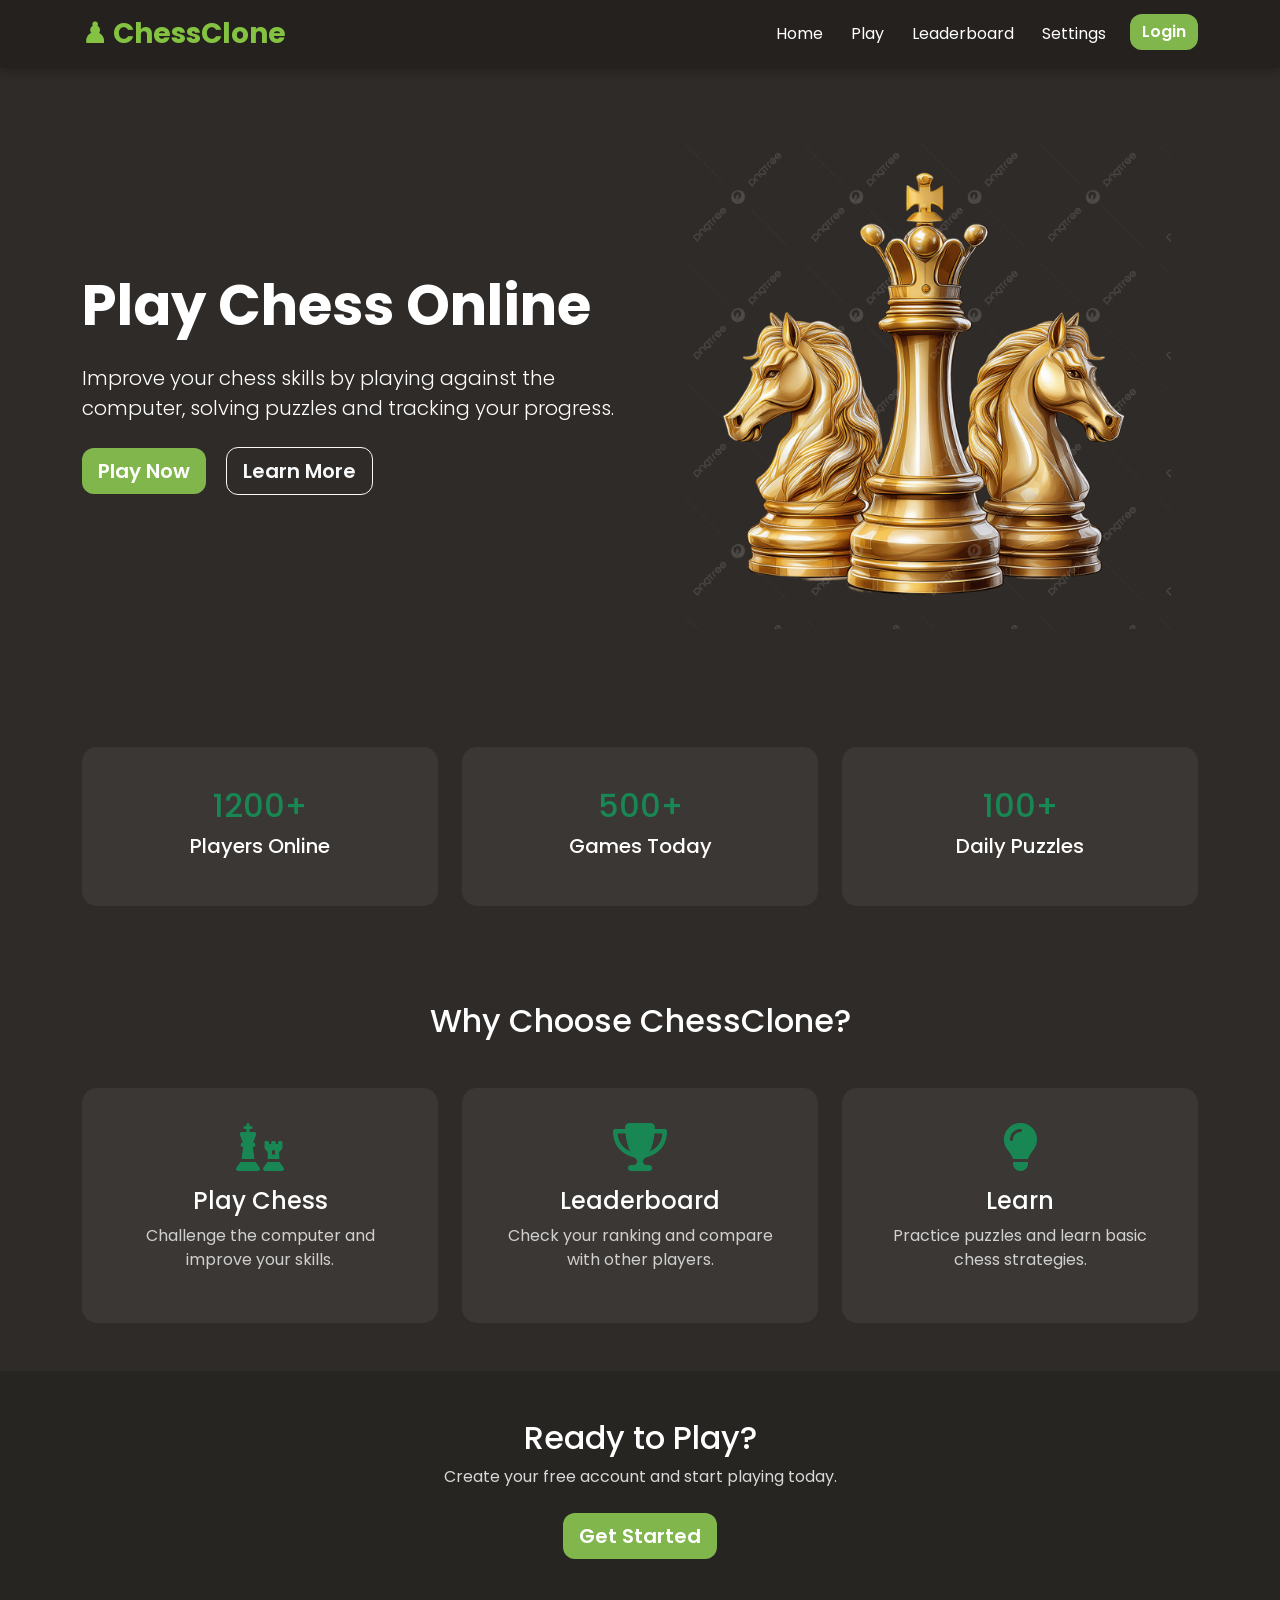
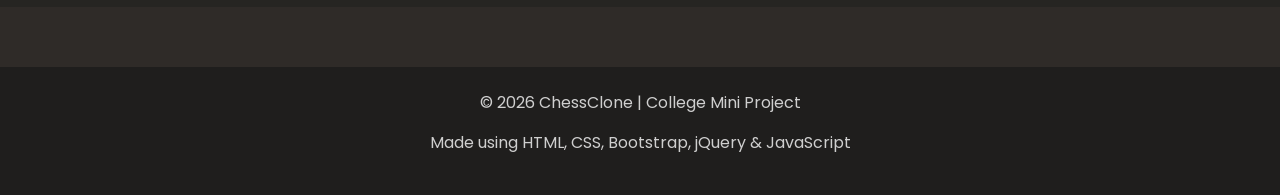
<file: index.html>
<!DOCTYPE html>
<html lang="en">

<head>
    <meta charset="UTF-8">
    <meta name="viewport" content="width=device-width, initial-scale=1.0">
    <title>Chess Clone | Home</title>

    <!-- Bootstrap CSS -->
    <link href="https://cdn.jsdelivr.net/npm/bootstrap@5.3.3/dist/css/bootstrap.min.css" rel="stylesheet">

    <!-- Font Awesome -->
    <link rel="stylesheet"
        href="https://cdnjs.cloudflare.com/ajax/libs/font-awesome/6.6.0/css/all.min.css">

    <!-- Google Font -->
    <link href="https://fonts.googleapis.com/css2?family=Poppins:wght@300;400;500;600;700&display=swap"
        rel="stylesheet">

    <!-- Custom CSS -->
    <link rel="stylesheet" href="css/style.css">
</head>

<body>

    <!-- ================= NAVBAR ================= -->

    <nav class="navbar navbar-expand-lg navbar-dark custom-navbar sticky-top">

        <div class="container">

            <a class="navbar-brand fw-bold fs-3" href="#">
                ♟ ChessClone
            </a>

            <button class="navbar-toggler" data-bs-toggle="collapse" data-bs-target="#menu">
                <span class="navbar-toggler-icon"></span>
            </button>

            <div class="collapse navbar-collapse" id="menu">

                <ul class="navbar-nav ms-auto">

                    <li class="nav-item">
                        <a class="nav-link active" href="index.html">
                            Home
                        </a>
                    </li>

                    <li class="nav-item">
                        <a class="nav-link" href="play.html">
                            Play
                        </a>
                    </li>

                    <li class="nav-item">
                        <a class="nav-link" href="leaderboard.html">
                            Leaderboard
                        </a>
                    </li>

                    <li class="nav-item">
                        <a class="nav-link" href="settings.html">
                            Settings
                        </a>
                    </li>

                    <li class="nav-item">

                        <a class="btn btn-success ms-lg-3 login-btn"
                            href="login.html">

                            Login

                        </a>

                    </li>

                </ul>

            </div>

        </div>

    </nav>

    <!----- HERO ---->

    <section class="hero">

        <div class="container">

            <div class="row align-items-center">

                <div class="col-lg-6">

                    <h1 class="display-4 fw-bold mb-4">

                        Play Chess Online

                    </h1>

                    <p class="lead">

                        Improve your chess skills by playing against the computer,
                        solving puzzles and tracking your progress.

                    </p>

                    <div class="mt-4">

                        <a href="signup.html"
                            class="btn btn-success btn-lg me-3 play-btn">

                            Play Now

                        </a>

                        <a href="#features"
                            class="btn btn-outline-light btn-lg">

                            Learn More

                        </a>

                    </div>

                </div>

                <div class="col-lg-6 text-center">

                    <img src="images/hero.png"
                        class="img-fluid hero-image"
                        alt="Chess">

                </div>

            </div>

        </div>

    </section>

    <!-- ================= STATS ================= -->

    <section class="py-5">

        <div class="container">

            <div class="row g-4">

                <div class="col-md-4">

                    <div class="card stat-card">

                        <div class="card-body">

                            <h2 class="text-success">

                                1200+

                            </h2>

                            <h5>

                                Players Online

                            </h5>

                        </div>

                    </div>

                </div>

                <div class="col-md-4">

                    <div class="card stat-card">

                        <div class="card-body">

                            <h2 class="text-success">

                                500+

                            </h2>

                            <h5>

                                Games Today

                            </h5>

                        </div>

                    </div>

                </div>

                <div class="col-md-4">

                    <div class="card stat-card">

                        <div class="card-body">

                            <h2 class="text-success">

                                100+

                            </h2>

                            <h5>

                                Daily Puzzles

                            </h5>

                        </div>

                    </div>

                </div>

            </div>

        </div>

    </section>

    <!-- ================= FEATURES ================= -->

    <section id="features" class="py-5">

        <div class="container">

            <h2 class="text-center mb-5">

                Why Choose ChessClone?

            </h2>

            <div class="row g-4">

                <div class="col-md-4">

                    <div class="card feature-card">

                        <div class="card-body text-center">

                            <i class="fa-solid fa-chess fa-3x mb-3 text-success"></i>

                            <h4>

                                Play Chess

                            </h4>

                            <p>

                                Challenge the computer and improve your skills.

                            </p>

                        </div>

                    </div>

                </div>

                <div class="col-md-4">

                    <div class="card feature-card">

                        <div class="card-body text-center">

                            <i class="fa-solid fa-trophy fa-3x mb-3 text-success"></i>

                            <h4>

                                Leaderboard

                            </h4>

                            <p>

                                Check your ranking and compare with other players.

                            </p>

                        </div>

                    </div>

                </div>

                <div class="col-md-4">

                    <div class="card feature-card">

                        <div class="card-body text-center">

                            <i class="fa-solid fa-lightbulb fa-3x mb-3 text-success"></i>

                            <h4>

                                Learn

                            </h4>

                            <p>

                                Practice puzzles and learn basic chess strategies.

                            </p>

                        </div>

                    </div>

                </div>

            </div>

        </div>

    </section>

    <!-- ================= CALL TO ACTION ================= -->

    <section class="cta py-5">

        <div class="container text-center">

            <h2>

                Ready to Play?

            </h2>

            <p class="mb-4">

                Create your free account and start playing today.

            </p>

            <a href="signup.html"
                class="btn btn-success btn-lg">

                Get Started

            </a>

        </div>

    </section>

    <!-- ================= FOOTER ================= -->

    <footer class="py-4">

        <div class="container text-center">

            <p>

                © 2026 ChessClone | College Mini Project

            </p>

            <p>

                Made using HTML, CSS, Bootstrap, jQuery & JavaScript

            </p>

        </div>

    </footer>

    <!-- jQuery -->

    <script src="https://code.jquery.com/jquery-3.7.1.min.js"></script>

    <!-- Bootstrap JS -->

    <script src="https://cdn.jsdelivr.net/npm/bootstrap@5.3.3/dist/js/bootstrap.bundle.min.js"></script>

    <!-- Custom JS -->

    <script src="js/app.js"></script>

<script>
const settings = JSON.parse(localStorage.getItem("settings"));

if(settings){

    if(settings.darkMode){

        document.body.classList.add("dark-theme");

    }
    else{

        document.body.classList.add("light-theme");

    }

}
else{

    document.body.classList.add("dark-theme");

}
</script>

</body>

</html>
</file>
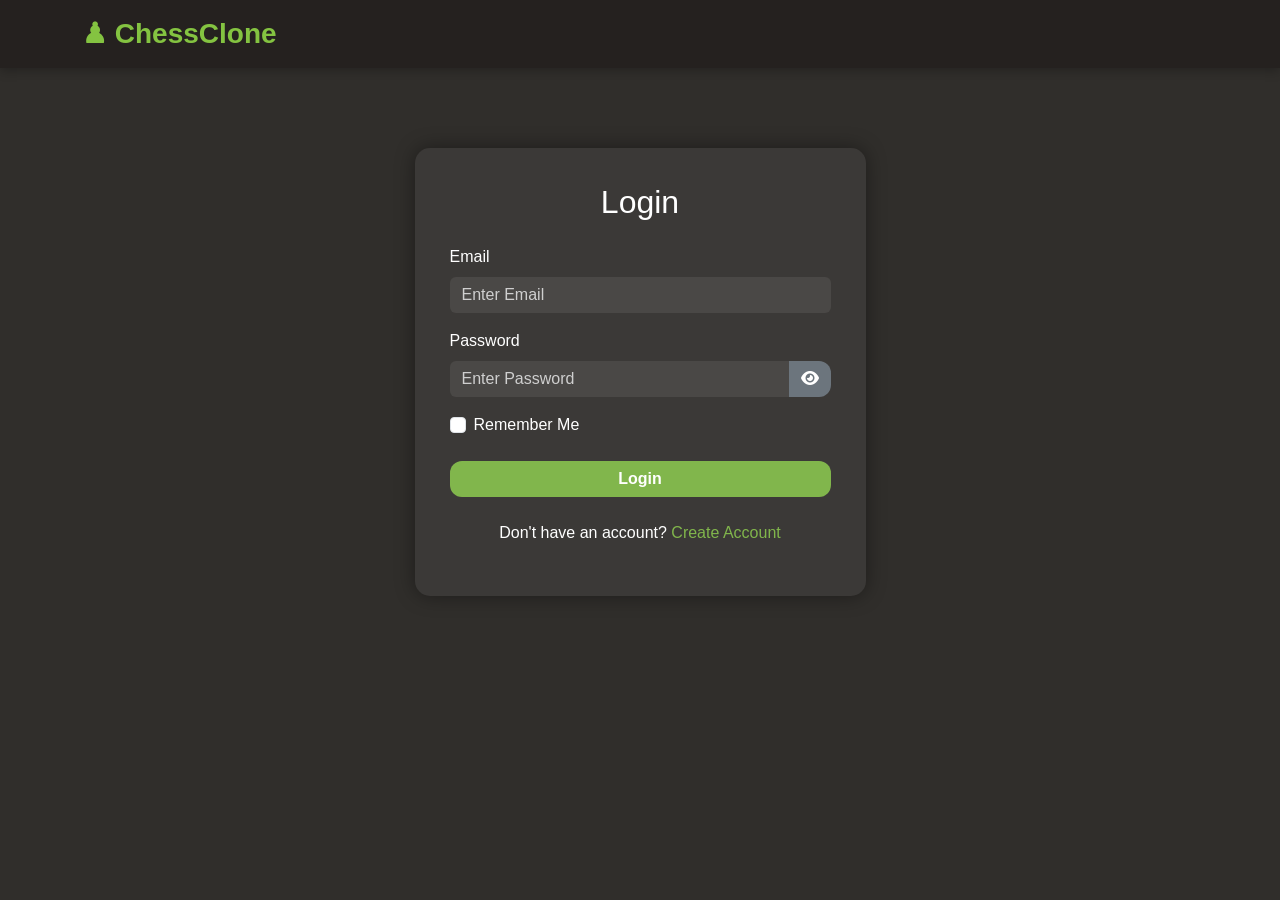
<file: login.html>
<!DOCTYPE html>
<html lang="en">

<head>

    <meta charset="UTF-8">
    <meta name="viewport" content="width=device-width, initial-scale=1.0">

    <title>Login | ChessClone</title>

    <link href="https://cdn.jsdelivr.net/npm/bootstrap@5.3.3/dist/css/bootstrap.min.css" rel="stylesheet">

    <link rel="stylesheet"
        href="https://cdnjs.cloudflare.com/ajax/libs/font-awesome/6.6.0/css/all.min.css">

    <link rel="stylesheet" href="css/style.css">

</head>

<body>

<nav class="navbar navbar-expand-lg navbar-dark custom-navbar">

    <div class="container">

        <a class="navbar-brand fw-bold fs-3" href="index.html">

            ♟ ChessClone

        </a>

    </div>

</nav>


<div class="container">

<div class="row justify-content-center">

<div class="col-lg-5 col-md-7">

<div class="login-box">

<h2 class="text-center mb-4">

Login

</h2>

<form id="loginForm">

<div class="mb-3">

<label>Email</label>

<input
type="email"
class="form-control"
id="loginEmail"
placeholder="Enter Email"
required>

</div>

<div class="mb-3">

<label>Password</label>

<div class="input-group">

<input
type="password"
class="form-control"
id="loginPassword"
placeholder="Enter Password"
required>

<button
class="btn btn-secondary"
type="button"
id="showPassword">

<i class="fa-solid fa-eye"></i>

</button>

</div>

</div>

<div class="form-check mb-3">

<input
class="form-check-input"
type="checkbox">

<label class="form-check-label">

Remember Me

</label>

</div>

<button
class="btn btn-success w-100">

Login

</button>

</form>

<p class="text-center mt-4">

Don't have an account?

<a href="signup.html">

Create Account

</a>

</p>

</div>

</div>

</div>

</div>

<script src="https://code.jquery.com/jquery-3.7.1.min.js"></script>

<script src="https://cdn.jsdelivr.net/npm/bootstrap@5.3.3/dist/js/bootstrap.bundle.min.js"></script>

<script src="js/auth.js"></script>

</body>

</html>
</file>
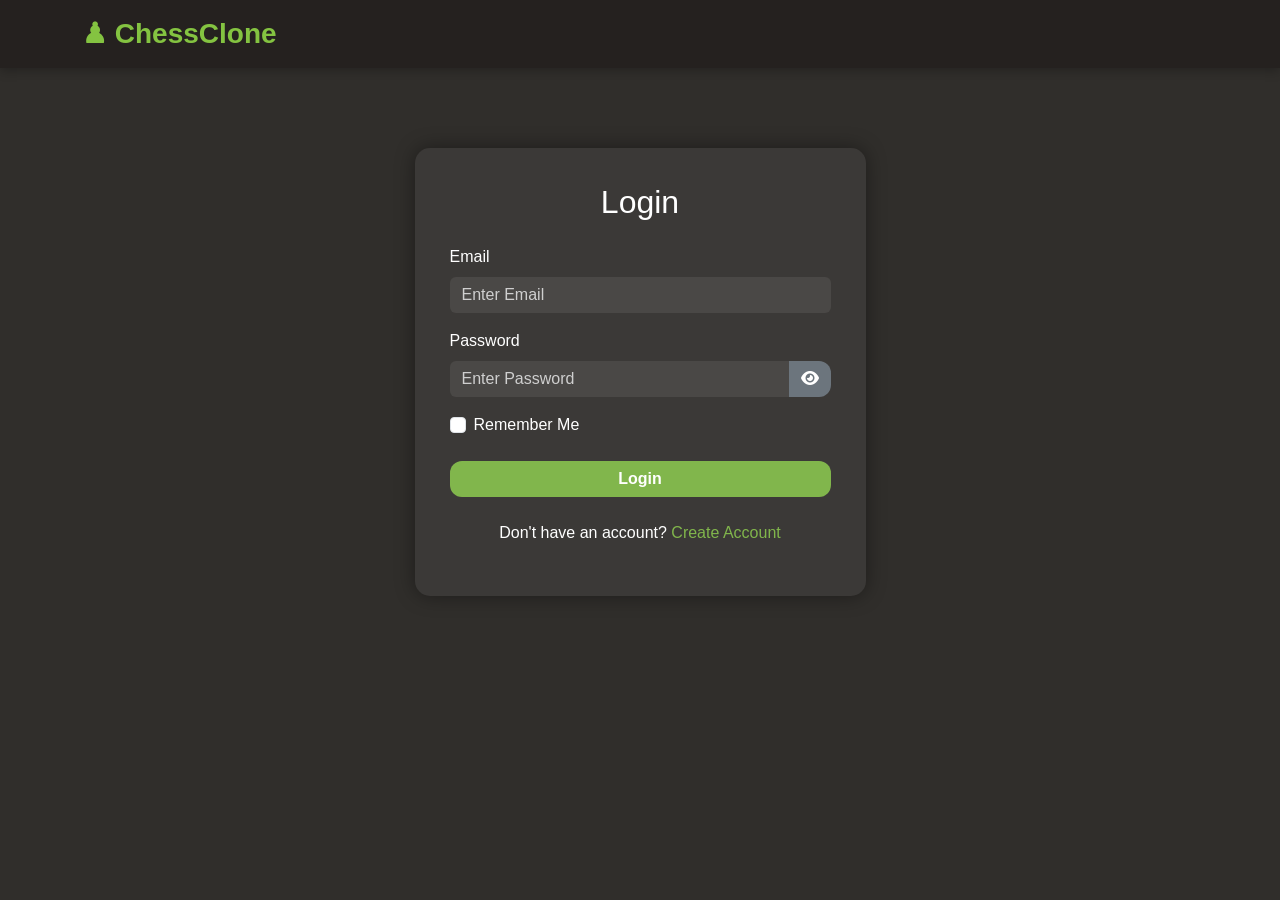
<file: profile.html>
<!DOCTYPE html>
<html lang="en">

<head>

<meta charset="UTF-8">
<meta name="viewport" content="width=device-width, initial-scale=1.0">

<title>Profile | ChessClone</title>

<link href="https://cdn.jsdelivr.net/npm/bootstrap@5.3.3/dist/css/bootstrap.min.css" rel="stylesheet">

<link rel="stylesheet"
href="https://cdnjs.cloudflare.com/ajax/libs/font-awesome/6.6.0/css/all.min.css">

<link rel="stylesheet" href="css/style.css">

</head>

<body>

<nav class="navbar navbar-expand-lg navbar-dark custom-navbar">

<div class="container">

<a class="navbar-brand fw-bold fs-3" href="index.html">

♟ ChessClone

</a>

<div>

<a href="play.html" class="btn btn-success me-2">

Play

</a>

<button class="btn btn-danger" id="logoutBtn">

Logout

</button>

</div>

</div>

</nav>


<div class="container mt-5">

<div class="row">

<div class="col-lg-4">

<div class="card profile-card">

<div class="card-body text-center">

<img src="images/avatar.png"
class="profile-img">

<h3 class="mt-3" id="userName">

Username

</h3>

<p id="userEmail">

Email

</p>

<button class="btn btn-success mt-2">

Edit Profile

</button>

</div>

</div>

</div>

<div class="col-lg-8">

<div class="row">

<div class="card shadow p-3 mt-4">

    <h3>Statistics</h3>

    <hr>

    <p><strong>Games Played :</strong> <span id="games">0</span></p>

    <p><strong>Wins :</strong> <span id="wins">0</span></p>

    <p><strong>Losses :</strong> <span id="losses">0</span></p>

    <p><strong>Draws :</strong> <span id="draws">0</span></p>

    <p><strong>Win Rate :</strong> <span id="winRate">0%</span></p>

</div>

<div class="col-md-4">

<div class="card info-card">

<div class="card-body text-center">

<h2 id="games">

0

</h2>

<p>

Games

</p>

</div>

</div>

</div>

<div class="col-md-4">

<div class="card info-card">

<div class="card-body text-center">

<h2 id="wins">

0

</h2>

<p>

Wins

</p>

</div>

</div>

</div>

</div>


<div class="card recent-card mt-4">

<div class="card-body">

<h4>

Recent Games

</h4>

<ul class="list-group mt-3">

<li class="list-group-item">

No games played yet.

</li>

</ul>

</div>

</div>

</div>

</div>

</div>

<script src="https://code.jquery.com/jquery-3.7.1.min.js"></script>

<script src="js/profile.js"></script>

<script>
const settings = JSON.parse(localStorage.getItem("settings"));

if(settings){

    if(settings.darkMode){

        document.body.classList.add("dark-theme");

    }
    else{

        document.body.classList.add("light-theme");

    }

}
else{

    document.body.classList.add("dark-theme");

}
</script>

</body>

</html>
</file>
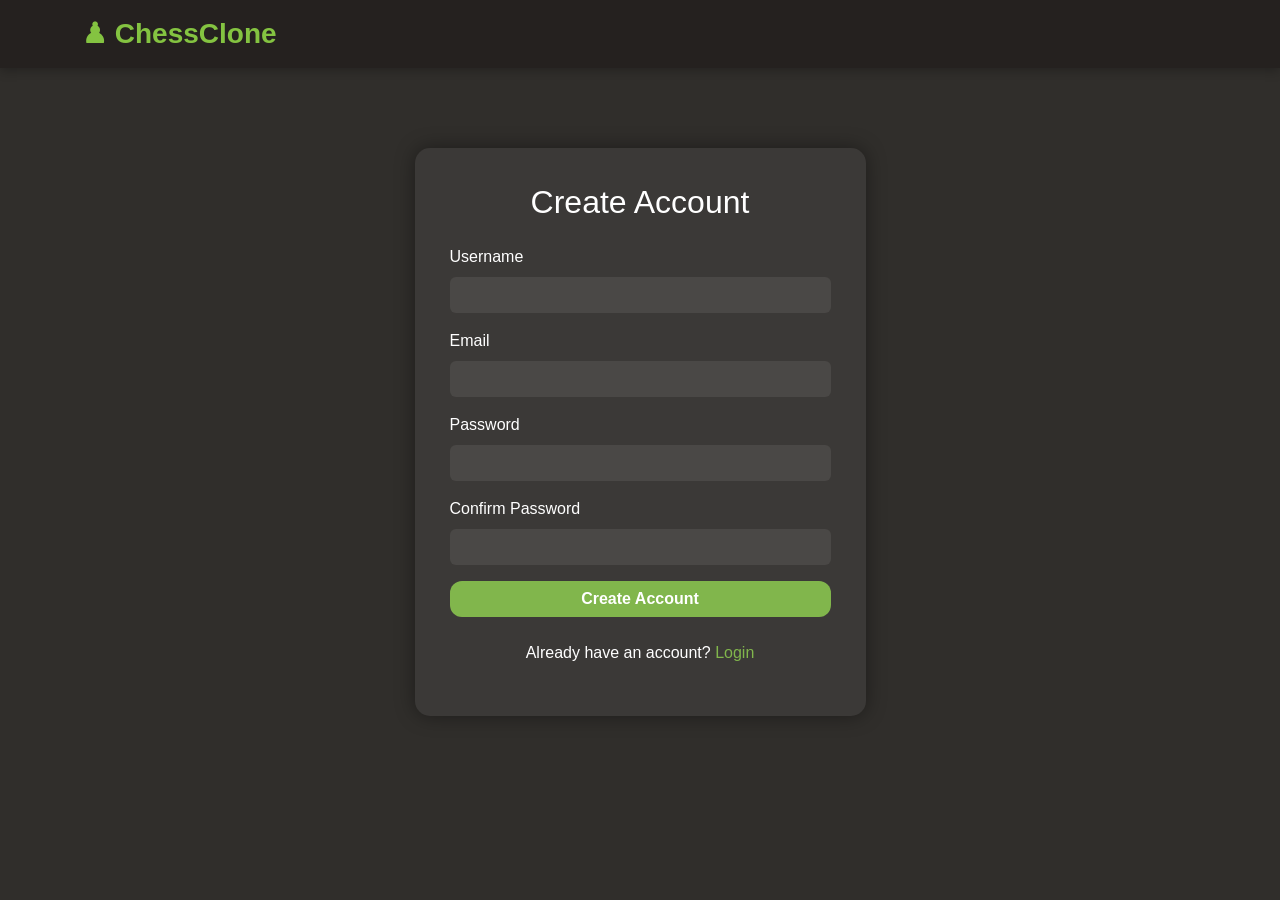
<file: signup.html>
<!DOCTYPE html>
<html lang="en">

<head>

    <meta charset="UTF-8">
    <meta name="viewport" content="width=device-width, initial-scale=1.0">

    <title>Sign Up | ChessClone</title>

    <link href="https://cdn.jsdelivr.net/npm/bootstrap@5.3.3/dist/css/bootstrap.min.css" rel="stylesheet">

    <link rel="stylesheet"
        href="https://cdnjs.cloudflare.com/ajax/libs/font-awesome/6.6.0/css/all.min.css">

    <link rel="stylesheet" href="css/style.css">

</head>

<body>

<nav class="navbar navbar-expand-lg navbar-dark custom-navbar">

<div class="container">

<a class="navbar-brand fw-bold fs-3" href="index.html">

♟ ChessClone

</a>

</div>

</nav>

<div class="container">

<div class="row justify-content-center">

<div class="col-lg-5 col-md-7">

<div class="login-box">

<h2 class="text-center mb-4">

Create Account

</h2>

<form id="signupForm">

<div class="mb-3">

<label>Username</label>

<input
type="text"
class="form-control"
id="name"
required>

</div>

<div class="mb-3">

<label>Email</label>

<input
type="email"
class="form-control"
id="email"
required>

</div>

<div class="mb-3">

<label>Password</label>

<input
type="password"
class="form-control"
id="password"
required>

</div>

<div class="mb-3">

<label>Confirm Password</label>

<input
type="password"
class="form-control"
id="confirmPassword"
required>

</div>

<button
class="btn btn-success w-100">

Create Account

</button>

</form>

<p class="text-center mt-4">

Already have an account?

<a href="login.html">

Login

</a>

</p>

</div>

</div>

</div>

</div>

<script src="https://code.jquery.com/jquery-3.7.1.min.js"></script>

<script src="js/auth.js"></script>

</body>

</html>
</file>
<file: css/style.css>
*{
    margin:0;
    padding:0;
    box-sizing:border-box;
    font-family:'Poppins',sans-serif;
}

body{
    background:#302E2B;
    color:white;
}

/* Navbar */

.custom-navbar{
    background:#25211f !important;
    box-shadow:0 3px 10px rgba(0,0,0,.25);
}

.navbar-brand{
    color:#81B64C !important;
}

.nav-link{
    color:white !important;
    margin-left:12px;
    transition:.3s;
}

.legal::after{

    content:"";

    position:absolute;

    width:18px;

    height:18px;

    background:#7db343;

    border-radius:50%;

    top:50%;

    left:50%;

    transform:translate(-50%,-50%);

    z-index:20;

    pointer-events:none;

}

.piece{

    width:85%;

    height:85%;

    object-fit:contain;

}
.hero-image{
    width:90%;
    animation:float 3s ease-in-out infinite;
}

@keyframes float{

    0%{
        transform:translateY(0px);
    }

    50%{
        transform:translateY(-12px);
    }

    100%{
        transform:translateY(0px);
    }

}

/* Cards */

.stat-card{

    background:#3B3937;
    border:none;
    border-radius:15px;
    text-align:center;
    color:white;
    transition:.3s;
    cursor:pointer;
}

.stat-card:hover{

    transform:translateY(-8px);

}

.stat-card .card-body{

    padding:40px;

}

.feature-card{

    background:#3B3937;
    border:none;
    border-radius:15px;
    color:white;
    transition:.3s;
    cursor:pointer;
    height:100%;

}

.feature-card:hover{

    transform:scale(1.04);

}

.feature-card .card-body{

    padding:35px;

}

.feature-card p{

    color:#d0d0d0;

}

/* CTA */

.cta{

    background:#262522;

}

.cta p{

    color:#d8d8d8;

}

/* Footer */

footer{

    background:#1f1e1d;
    color:#cfcfcf;

}

/* Buttons */

.btn-success{

    background:#81B64C;
    border:none;

}

.btn-success:hover{

    background:#6fa33f;

}

.btn-outline-light:hover{

    color:black;

}

/* Scroll */

html{

    scroll-behavior:smooth;

}

/* Responsive */

@media(max-width:992px){

    .hero{

        text-align:center;
        padding:70px 0;

    }

    .hero-image{

        margin-top:40px;
        width:70%;

    }

}

@media(max-width:768px){

    .hero h1{

        font-size:40px;

    }

    .hero-image{

        width:80%;

    }

    .login-btn{

        margin-top:10px;

    }

}

@media(max-width:576px){

    .hero h1{

        font-size:32px;

    }

    .hero p{

        font-size:16px;

    }

    .play-btn{

        margin-bottom:15px;

    }

}

.login-box{

background:#3B3937;

padding:35px;

border-radius:15px;

margin-top:80px;

box-shadow:0 0 20px rgba(0,0,0,.4);

}

.login-box label{

margin-bottom:8px;

}

.login-box a{

text-decoration:none;

color:#81B64C;

}

.login-box a:hover{

text-decoration:underline;

}

.form-control{

background:#4a4846;

border:none;

color:white;

}

.form-control:focus{

background:#4a4846;

color:white;

box-shadow:none;

border:1px solid #81B64C;

}

.form-control::placeholder{

color:#cfcfcf;

}

.input-group button{

border:none;

}

.profile-card{

background:#3B3937;

border:none;

color:white;

border-radius:15px;

}

.profile-img{

width:150px;

height:150px;

border-radius:50%;

border:4px solid #81B64C;

object-fit:cover;

}

.info-card{

background:#3B3937;

border:none;

color:white;

border-radius:15px;

margin-bottom:20px;

transition:.3s;

}

.info-card:hover{

transform:translateY(-5px);

}

.recent-card{

background:#3B3937;

border:none;

color:white;

border-radius:15px;

}

.list-group-item{

background:#4b4947;

color:white;

border:none;

margin-bottom:8px;

}
/* Play Page */

.side-card{
    background:#3B3937;
    color:white;
    border:none;
    border-radius:12px;
}

/* ---------- DARK THEME ---------- */

body.dark-theme{

    background:#2f2b28;
    color:white;

}

body.dark-theme .card{

    background:#3b3734;
    color:white;

}

body.dark-theme .navbar{

    background:#25211f !important;

}

body.dark-theme table{

    color:white;

}

/* ---------- LIGHT THEME ---------- */

body.light-theme{

    background:#f5f5f5;
    color:#222;

}

body.light-theme .card{

    background:white;
    color:#222;

}

/* removed light-theme navbar overrides to keep navbar consistent in both themes */

body.light-theme table{

    color:#222;

}

body.light-theme .table-dark{

    --bs-table-bg:white;
    --bs-table-color:#222;

}

/* ========== UI Improvements ========== */

/* Keep navbar consistent across themes */
.custom-navbar .nav-link{
    color:white !important;
}

.custom-navbar .navbar-brand{
    color:#84c341 !important;
}

/* Cards depth and contrast */
body.light-theme .card{
    background:white;
    border-radius:18px;
    box-shadow:0 4px 12px rgba(0,0,0,0.08);
}

/* Removed large white wrapper around the board to keep it cleaner. */

/* Move history box for light theme */
.move-box{
    background:#f3f4f6;
    color:white;
    border-radius:12px;
    font-size:17px;
    font-weight:500;
    overflow-y:auto;
}

/* Rounded buttons */
.btn{
    border-radius:12px;
    font-weight:600;
}

/* Side cards spacing */
.side-card{
    margin-bottom:20px;
    border:none;
    border-radius:16px;
    padding:10px;
}

.side-card .btn{
    height:44px;
    font-weight:bold;
    border-radius:10px;
}

/* Board title styling */
h3{
    color:#84c341;
    font-weight:bold;
}

/* Statistics cards */
.stats-card{
    border:none;
    border-radius:18px;
    transition:.3s;
}
.stats-card:hover{
    transform:translateY(-5px);
}

/* Hero spacing */
.hero{
    padding:70px 0;
}

/* Footer spacing */
footer{
    margin-top:60px;
}

.player-img{
    width:90px;
    height:90px;
    border-radius:50%;
    border:3px solid #81B64C;
    object-fit:cover;
}

.board-wrapper{
    display:flex;
    flex-direction:column;
    align-items:center;
}

.board-label-top,
.board-label-bottom{
    width:min(640px,90vw);
    display:grid;
    grid-template-columns:repeat(8,1fr);
    margin:8px 0;
    font-weight:bold;
}

.board-area{
    display:flex;
    align-items:center;
}

.numbers{
    height:min(640px,90vw);
    display:grid;
    grid-template-rows:repeat(8,1fr);
    width:30px;
    align-items:center;
    font-weight:bold;
}

#board{
    width:min(640px,90vw);
    aspect-ratio:1/1;

    display:grid;

    grid-template-columns:repeat(8,1fr);

    border:4px solid #222;

    box-shadow:0 8px 20px rgba(0,0,0,.35);
}

.square{
    width:100%;
    aspect-ratio:1/1;

    display:flex;
    justify-content:center;
    align-items:center;

    position:relative;
}

.light{
    background:#F0D9B5;
}

.dark{
    background:#B58863;
}

.selected{
    outline:4px solid yellow;
}

.move-box{
    height:320px;
    overflow-y:auto;
    background:#4a4744;
    border-radius:10px;
    padding:10px;
}

.move-box{
    color:white;
    font-size:17px;
    font-weight:500;
}

.move-box p{
    color:white;
    margin-bottom:8px;
}

@media(max-width:992px){

    #board{
        grid-template-columns:repeat(8,55px);
        grid-template-rows:repeat(8,55px);
    }

    .square{
        width:55px;
        height:55px;
        font-size:34px;
    }

    .board-label-top,
    .board-label-bottom{
        width:440px;
    }

    .numbers{
        grid-template-rows:repeat(8,55px);
    }

}
body{

    background:#302E2B;
    font-family:Arial, Helvetica, sans-serif;

}

#board{
    width:min(640px,90vw);
    aspect-ratio:1/1;

    display:grid;

    grid-template-columns:repeat(8,1fr);

    border:4px solid #222;

    box-shadow:0 8px 20px rgba(0,0,0,.35);

}

.square{

    width:100%;

    aspect-ratio:1/1;

    display:flex;

    justify-content:center;

    align-items:center;

    position:relative;

}

.light{

    background:#F0D9B5;

}

.dark{

    background:#B58863;

}


.left-labels{

    width:35px;

    display:grid;

    grid-template-rows:repeat(8,80px);

    justify-items:center;

    align-items:center;

    color:white;

    font-weight:bold;

}

.top-labels,
.bottom-labels{

    width:640px;

    margin-left:35px;

    display:grid;

    grid-template-columns:repeat(8,80px);

    text-align:center;

    color:white;

    font-weight:bold;

    margin-bottom:5px;

    margin-top:5px;

}

.selected{

    outline:4px solid yellow;

    outline-offset:-4px;

}
.selected{

    outline:4px solid yellow;

    outline-offset:-4px;

}

.legal{

    position:relative;

}

.legal::after{

    content:"";

    position:absolute;

    width:18px;

    height:18px;

    background:#7db343;

    border-radius:50%;

    top:50%;

    left:50%;

    transform:translate(-50%,-50%);

    z-index:20;

    pointer-events:none;

}

.piece{

    width:85%;

    height:85%;

    object-fit:contain;

}

@media (max-width:991px){

    .side-card{

        margin-bottom:15px;

    }

    #board{

        width:95vw;

    }

    .board-label-top,
    .board-label-bottom{

        width:95vw;

    }

    .numbers{

        height:95vw;

    }

    .move-box{

        height:220px;

    }

}

@media (max-width:768px){

    h3{

        font-size:28px;

    }

    .player-img{

        width:70px;
        height:70px;

    }

    .btn{

        font-size:15px;

    }

    .move-box{

        height:180px;

    }

}

@media(max-width:768px){

    .hero{

        text-align:center;

        padding:40px 0;

    }

    .hero-image{

        width:75%;

        margin-top:20px;

    }

    .hero h1{

        font-size:42px;

    }

}

@media(max-width:768px){

    .profile-card{

        margin-bottom:20px;

    }

}

.table-responsive{

    overflow-x:auto;

}
</file>
